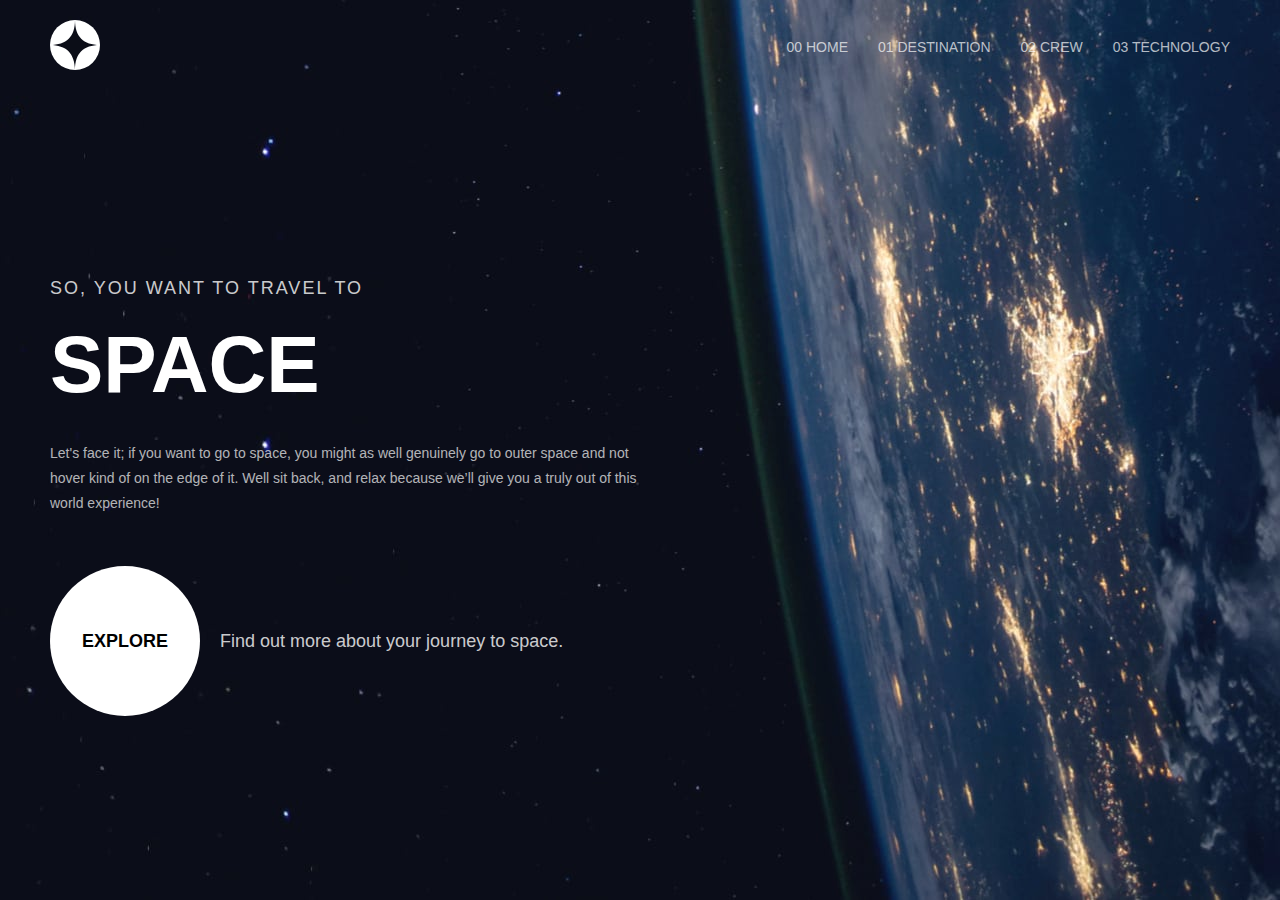
<file: index.html>
<!DOCTYPE html>
<html lang="en">
<head>
    <meta charset="UTF-8">
    <meta name="viewport" content="width=device-width, initial-scale=1.0">
    <title>Document</title>
    <link rel="stylesheet" href="./style.css">
</head>
<body>
    <div class="container">
        <header>
            <div class="logo">
                <img src="./starter-code/assets/shared/logo.svg" alt="Logo">
            </div>
            <nav>
                <ul>
                    <li><a href="/index.html">00 Home</a></li>
                    <li><a href="./dest.html">01 Destination</a></li>
                    <li><a href="./crew.html">02 Crew</a></li>
                    <li><a href="./tech.html">03 Technology</a></li>
                </ul>
            </nav>
        </header>

        <main>
            <div class="text-content">
                <h2>SO, YOU WANT TO TRAVEL TO</h2>
                <h1>SPACE</h1>
                <p>
                    Let's face it; if you want to go to space, you might as well genuinely go to outer space and 
                    not hover kind of on the edge of it. Well sit back, and relax because we’ll give you a truly 
                    out of this world experience!
                </p>
            </div>
            <div class="explore-section">
                <div class="explore-button">
                    <a href="#">EXPLORE</a>
                </div>
                <div class="explore-text">
                    <p>Find out more about your journey to space.</p>
                </div>
            </div>
        </main>
    </div>
</body>
</html>
</file>
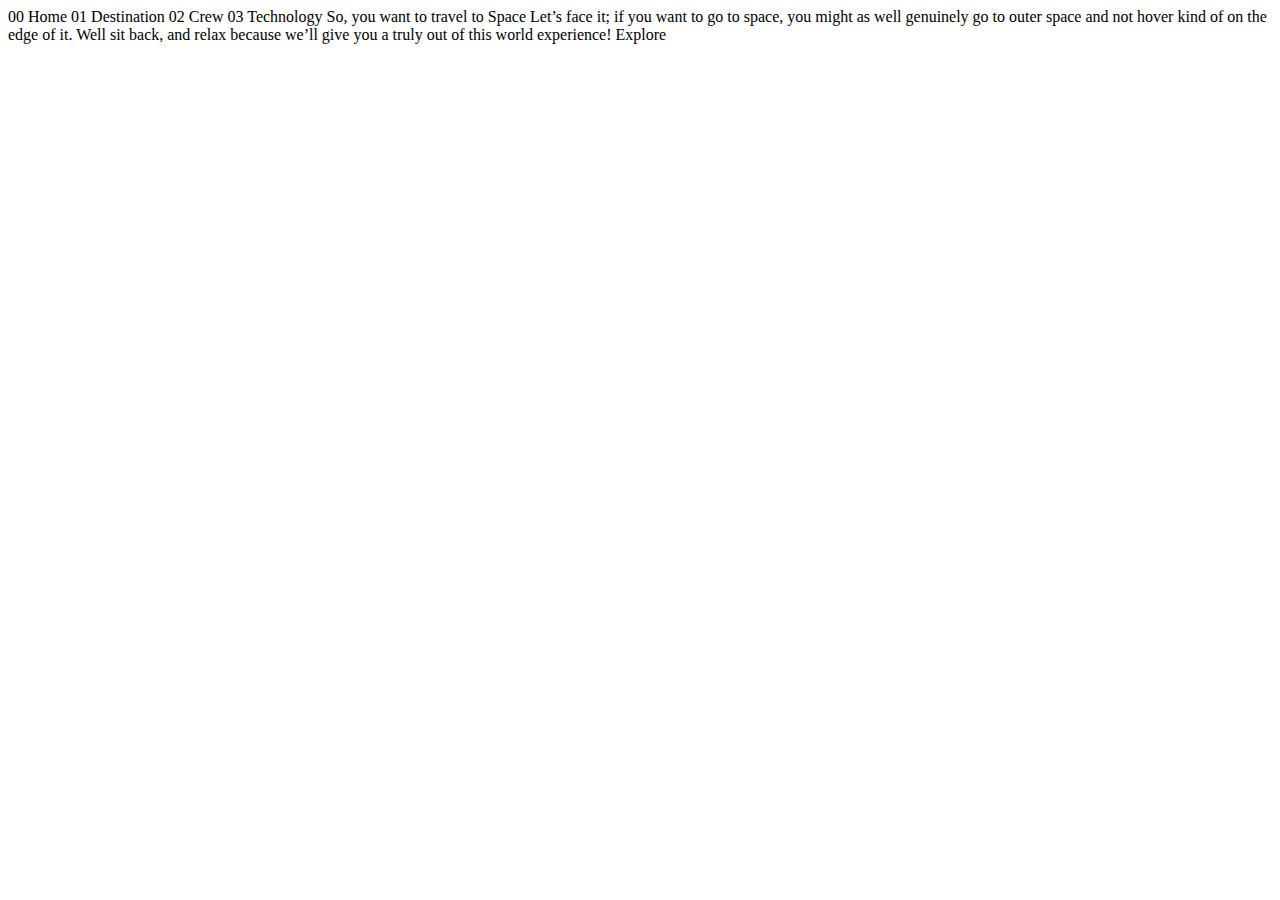
<file: starter-code/index.html>
<!DOCTYPE html>
<html lang="en">
<head>
  <meta charset="UTF-8">
  <meta name="viewport" content="width=device-width, initial-scale=1.0">

  <link rel="icon" type="image/png" sizes="32x32" href="./assets/favicon-32x32.png">
  
  <title>Frontend Mentor | Space tourism website</title>
</head>
<body>

  00 Home
  01 Destination
  02 Crew
  03 Technology

  So, you want to travel to
  Space
  Let’s face it; if you want to go to space, you might as well genuinely go to 
  outer space and not hover kind of on the edge of it. Well sit back, and relax 
  because we’ll give you a truly out of this world experience!

  Explore

</body>
</html>
</file>
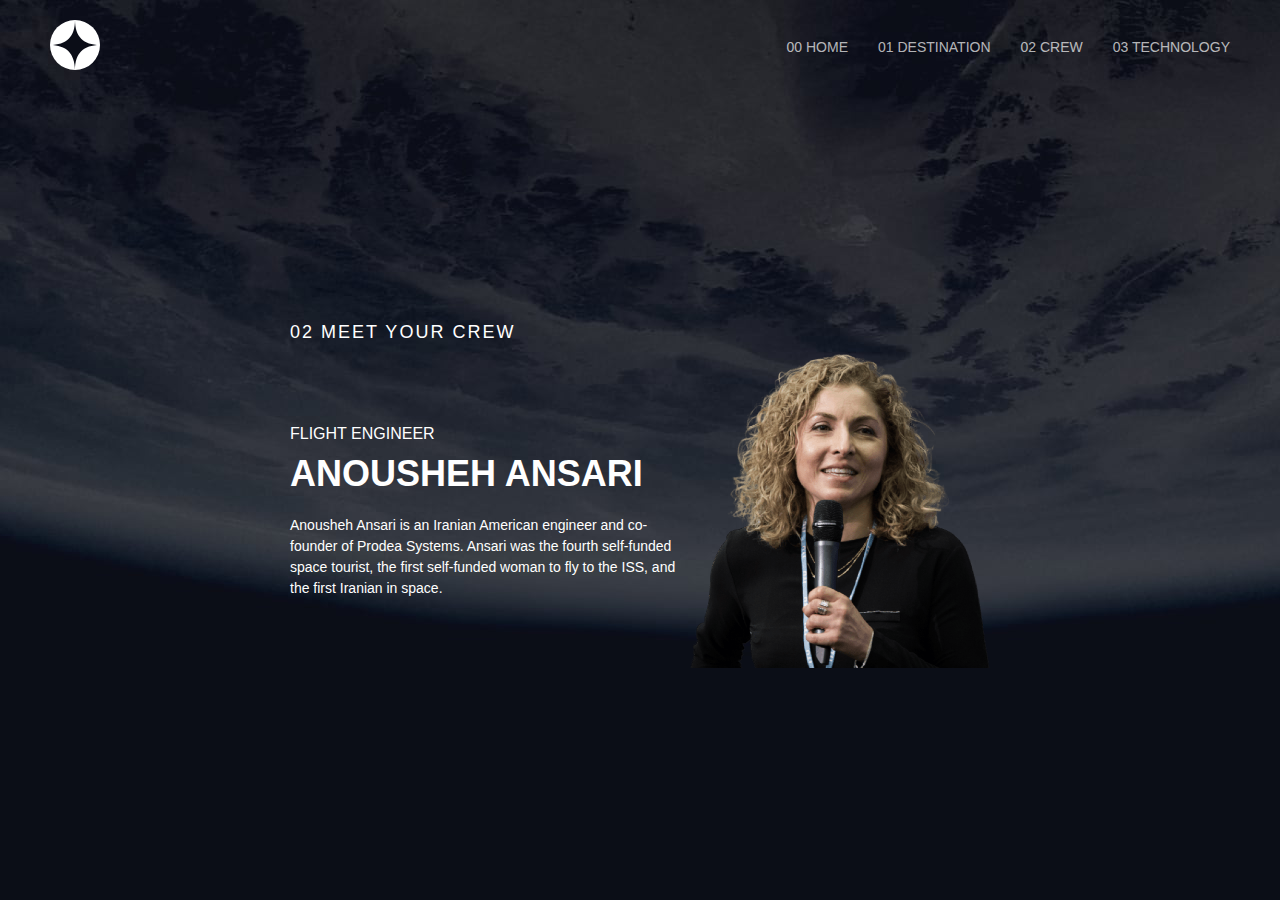
<file: crew.html>
<!DOCTYPE html>
<html lang="en">
<head>
    <meta charset="UTF-8">
    <meta name="viewport" content="width=device-width, initial-scale=1.0">
    <title>Document</title>
</head>
<link rel="stylesheet" href="./crew.css">
<body>
    <div class="container">
        <header>
            <div class="logo">
                <img src="./starter-code/assets/shared/logo.svg" alt="Logo">
            </div>
            <nav>
                <ul>
                    <li><a href="./home.html">00 Home</a></li>
                    <li><a href="./dest.html">01 Destination</a></li>
                    <li><a href="#">02 Crew</a></li>
                    <li><a href="./tech.html">03 Technology</a></li>
                </ul>
            </nav>
        </header>

        <main>
            <div class="content">
                <h2>02 MEET YOUR CREW</h2>
                <div class="crew-info">
                    <div class="text">
                        <h3>FLIGHT ENGINEER</h3>
                        <h1>ANOUSHEH ANSARI</h1>
                        <p>
                            Anousheh Ansari is an Iranian American engineer and co-founder of Prodea Systems. 
                            Ansari was the fourth self-funded space tourist, the first self-funded woman to fly to the ISS, 
                            and the first Iranian in space.
                        </p>
                    </div>
                    <div class="image">
                        <img src="./starter-code/assets/crew/image-anousheh-ansari.png" alt="Anousheh Ansari">
                    </div>
                </div>
            </div>
        </main>
    </div>
</body>
</html>
</file>
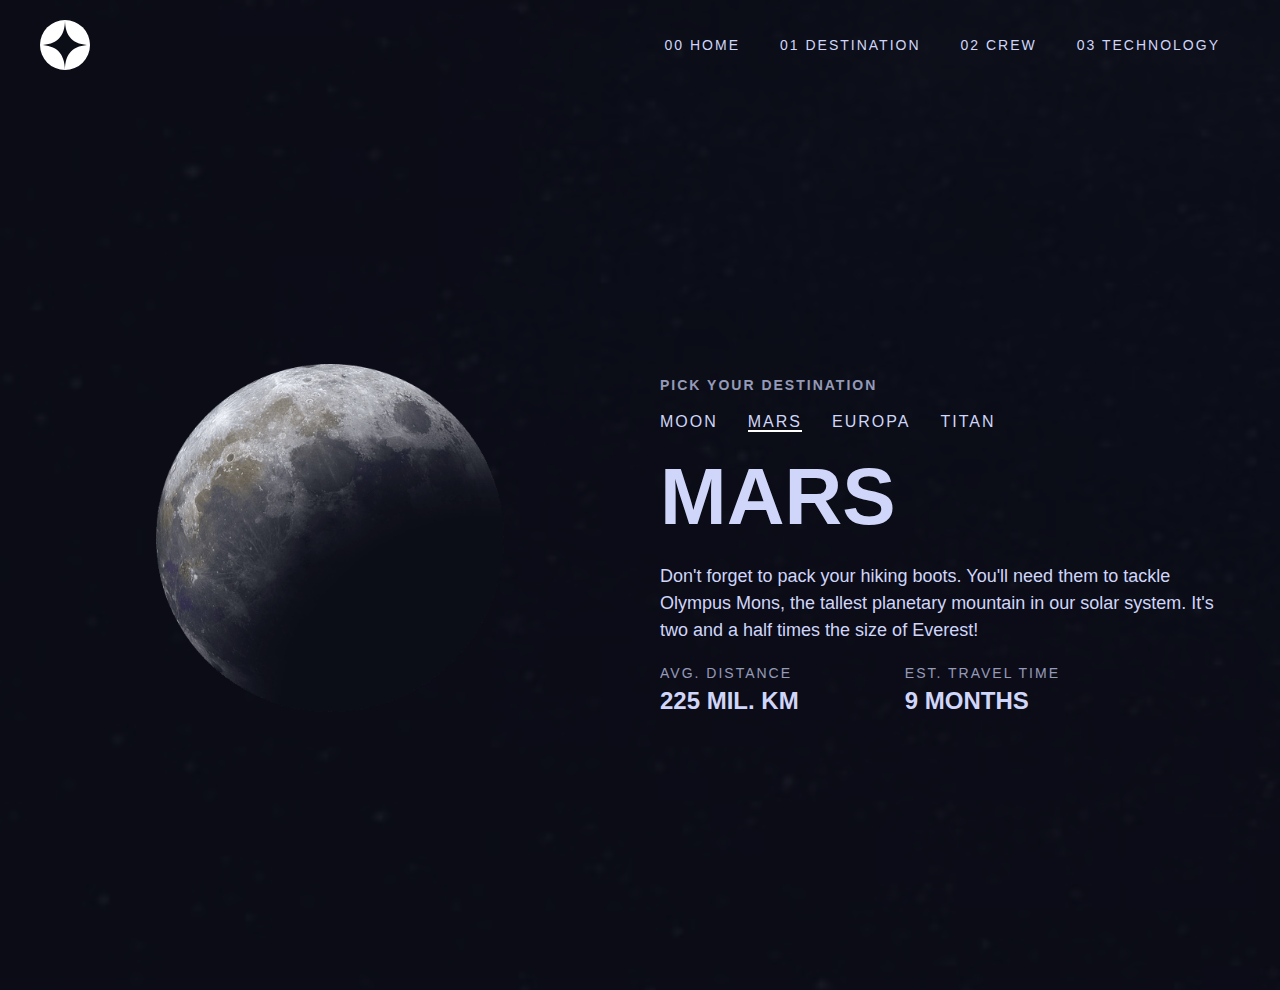
<file: dest.html>
<!DOCTYPE html>
<html lang="en">
<head>
    <meta charset="UTF-8">
    <meta name="viewport" content="width=device-width, initial-scale=1.0">
    <title>Document</title>
    <link rel="stylesheet" href="./dest.css">
</head>
<body>
    <header>
        <img src="./starter-code/assets/shared/logo.svg" alt="Logo" class="logo">
        <nav>
            <ul>
                <li><a href="./index.html">00 HOME</a></li>
                <li><a href="./dest.html">01 DESTINATION</a></li>
                <li><a href="./crew.html">02 CREW</a></li>
                <li><a href="./tech.html">03 TECHNOLOGY</a></li>
            </ul>
        </nav>
    </header>

    <section class="destination">
        <div class="content">
            <div class="image-section">
                <img src="./starter-code/assets/destination/image-moon.png" alt="Moon">
            </div>
            <div class="text-section">
                <h2>PICK YOUR DESTINATION</h2>
                <ul class="tabs">
                    <li><a href="#">MOON</a></li>
                    <li class="active"><a href="#">MARS</a></li>
                    <li><a href="#">EUROPA</a></li>
                    <li><a href="#">TITAN</a></li>
                </ul>
                <h1>MARS</h1>
                <p>Don't forget to pack your hiking boots. You'll need them to tackle Olympus Mons, the tallest planetary mountain in our solar system. It's two and a half times the size of Everest!</p>
                <div class="info">
                    <div class="distance">
                        <span>AVG. DISTANCE</span>
                        <h3>225 MIL. KM</h3>
                    </div>
                    <div class="travel-time">
                        <span>EST. TRAVEL TIME</span>
                        <h3>9 MONTHS</h3>
                    </div>
                </div>
            </div>
        </div>
    </section>
</body>
</html>
</file>
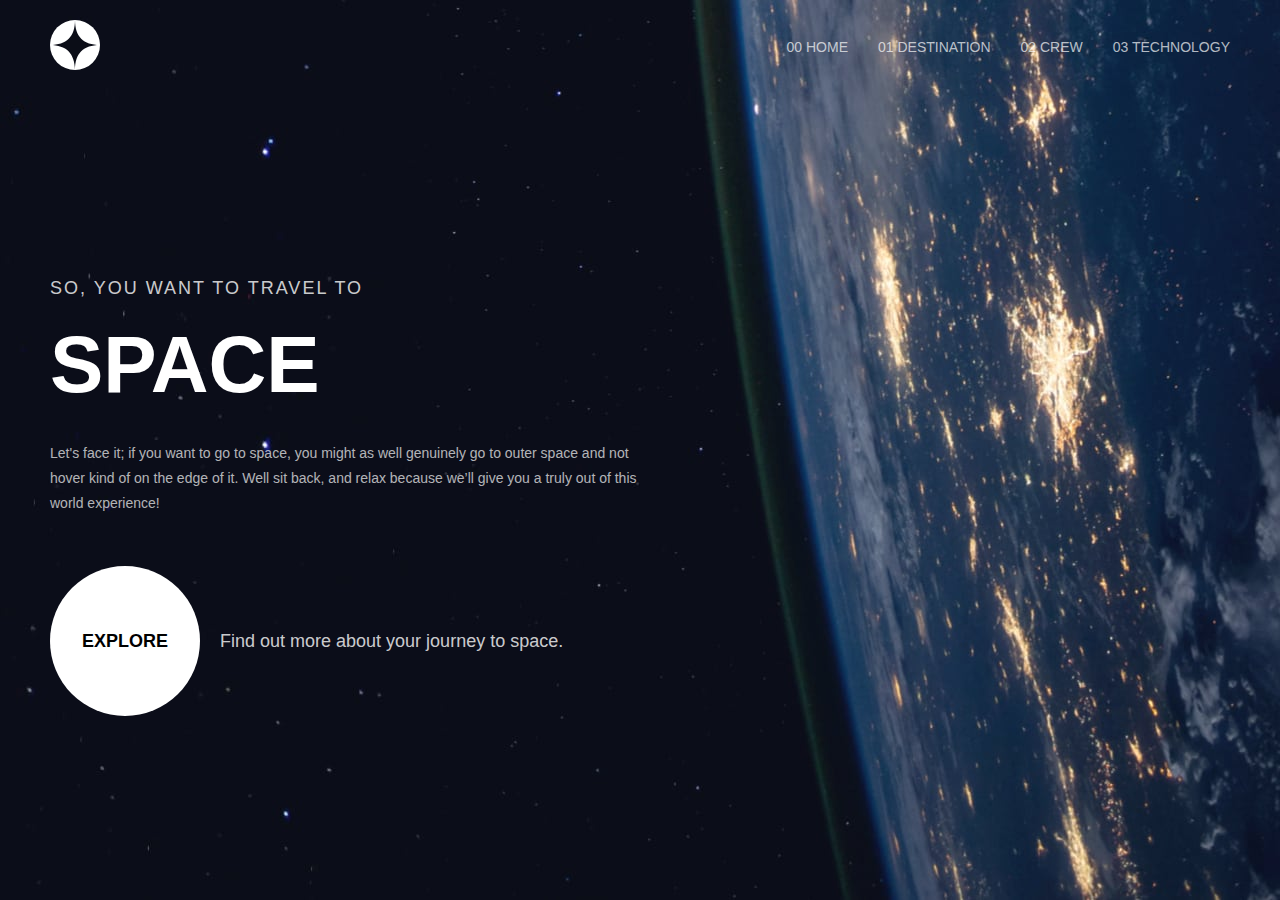
<file: home.html>
<!DOCTYPE html>
<html lang="en">
<head>
    <meta charset="UTF-8">
    <meta name="viewport" content="width=device-width, initial-scale=1.0">
    <title>Document</title>
    <link rel="stylesheet" href="./home.css">
</head>
<body>
    <div class="container">
        <header>
            <div class="logo">
                <img src="./starter-code/assets/shared/logo.svg" alt="Logo">
            </div>
            <nav>
                <ul>
                    <li><a href="#">00 Home</a></li>
                    <li><a href="./dest.html">01 Destination</a></li>
                    <li><a href="./crew.html">02 Crew</a></li>
                    <li><a href="./tech.html">03 Technology</a></li>
                </ul>
            </nav>
        </header>

        <main>
            <div class="text-content">
                <h2>SO, YOU WANT TO TRAVEL TO</h2>
                <h1>SPACE</h1>
                <p>
                    Let's face it; if you want to go to space, you might as well genuinely go to outer space and 
                    not hover kind of on the edge of it. Well sit back, and relax because we’ll give you a truly 
                    out of this world experience!
                </p>
            </div>
            <div class="explore-section">
                <div class="explore-button">
                    <a href="#">EXPLORE</a>
                </div>
                <div class="explore-text">
                    <p>Find out more about your journey to space.</p>
                </div>
            </div>
        </main>
    </div>
</body>
</html>
</file>
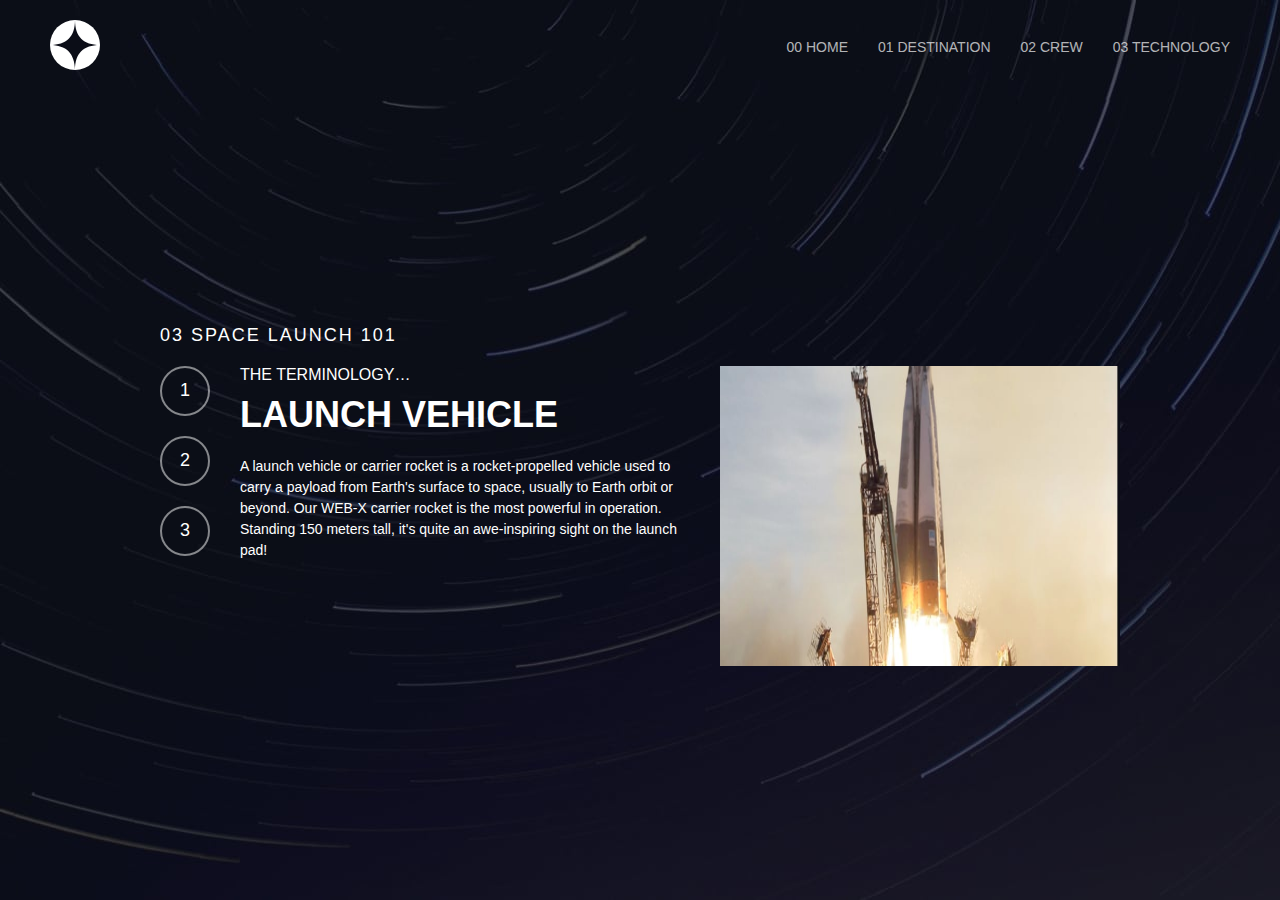
<file: tech.html>
<!DOCTYPE html>
<html lang="en">
<head>
    <meta charset="UTF-8">
    <meta name="viewport" content="width=device-width, initial-scale=1.0">
    <title>Document</title>
    <link rel="stylesheet" href="./tech.css">
</head>
<body>
    <div class="container">
        <header>
            <div class="logo">
                <img src="./starter-code/assets/shared/logo.svg" alt="Logo">
            </div>
            <nav>
                <ul>
                    <li><a href="./index.htmlgit">00 Home</a></li>
                    <li><a href="./dest.html">01 Destination</a></li>
                    <li><a href="./crew.html">02 Crew</a></li>
                    <li><a href="./tech.html">03 Technology</a></li>
                </ul>
            </nav>
        </header>

        <main>
            <div class="content">
                <h2>03 SPACE LAUNCH 101</h2>
                <div class="launch-info">
                    <div class="numbers">
                        <div class="circle">1</div>
                        <div class="circle">2</div>
                        <div class="circle">3</div>
                    </div>
                    <div class="text">
                        <h3>THE TERMINOLOGY…</h3>
                        <h1>LAUNCH VEHICLE</h1>
                        <p>
                            A launch vehicle or carrier rocket is a rocket-propelled vehicle used to carry a payload 
                            from Earth's surface to space, usually to Earth orbit or beyond. Our WEB-X carrier rocket 
                            is the most powerful in operation. Standing 150 meters tall, it's quite an awe-inspiring 
                            sight on the launch pad!
                        </p>
                    </div>
                    <div class="image">
                        <img src="./starter-code/assets/technology/image-launch-vehicle-landscape.jpg" alt="Rocket">
                    </div>
                </div>
            </div>
        </main>
    </div>
</body>
</html>
</file>
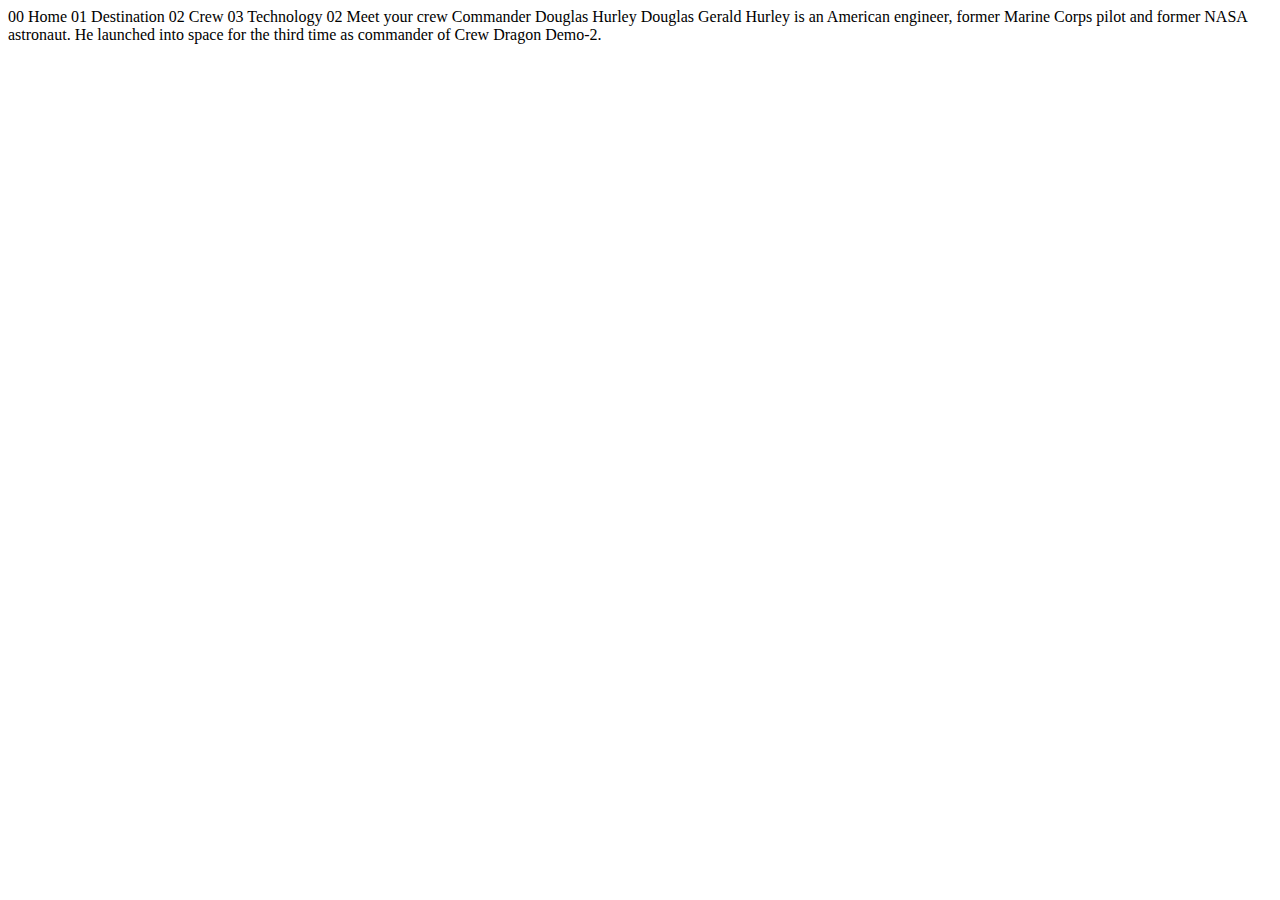
<file: starter-code/crew-commander.html>
<!DOCTYPE html>
<html lang="en">
<head>
  <meta charset="UTF-8">
  <meta name="viewport" content="width=device-width, initial-scale=1.0">

  <link rel="icon" type="image/png" sizes="32x32" href="./assets/favicon-32x32.png">
  
  <title>Frontend Mentor | Space tourism website</title>
</head>
<body>

  00 Home
  01 Destination
  02 Crew
  03 Technology

  02 Meet your crew

  Commander
  Douglas Hurley

  Douglas Gerald Hurley is an American engineer, former Marine Corps pilot 
  and former NASA astronaut. He launched into space for the third time as 
  commander of Crew Dragon Demo-2.
</body>
</html>
</file>
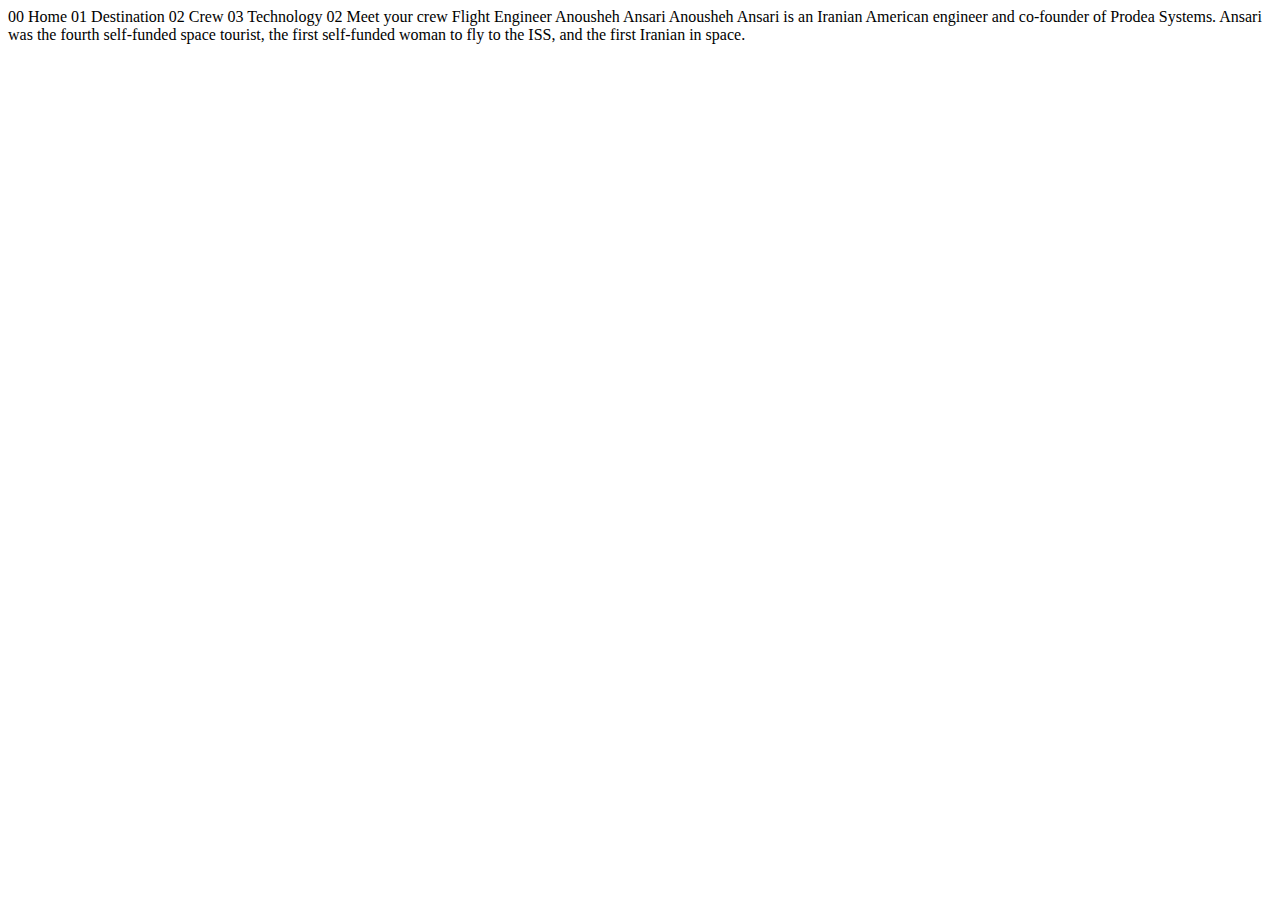
<file: starter-code/crew-engineer.html>
<!DOCTYPE html>
<html lang="en">
<head>
  <meta charset="UTF-8">
  <meta name="viewport" content="width=device-width, initial-scale=1.0">

  <link rel="icon" type="image/png" sizes="32x32" href="./assets/favicon-32x32.png">
  
  <title>Frontend Mentor | Space tourism website</title>
</head>
<body>

  00 Home
  01 Destination
  02 Crew
  03 Technology

  02 Meet your crew

  Flight Engineer
  Anousheh Ansari

  Anousheh Ansari is an Iranian American engineer and co-founder of Prodea Systems. 
  Ansari was the fourth self-funded space tourist, the first self-funded woman to 
  fly to the ISS, and the first Iranian in space. 
</body>
</html>
</file>
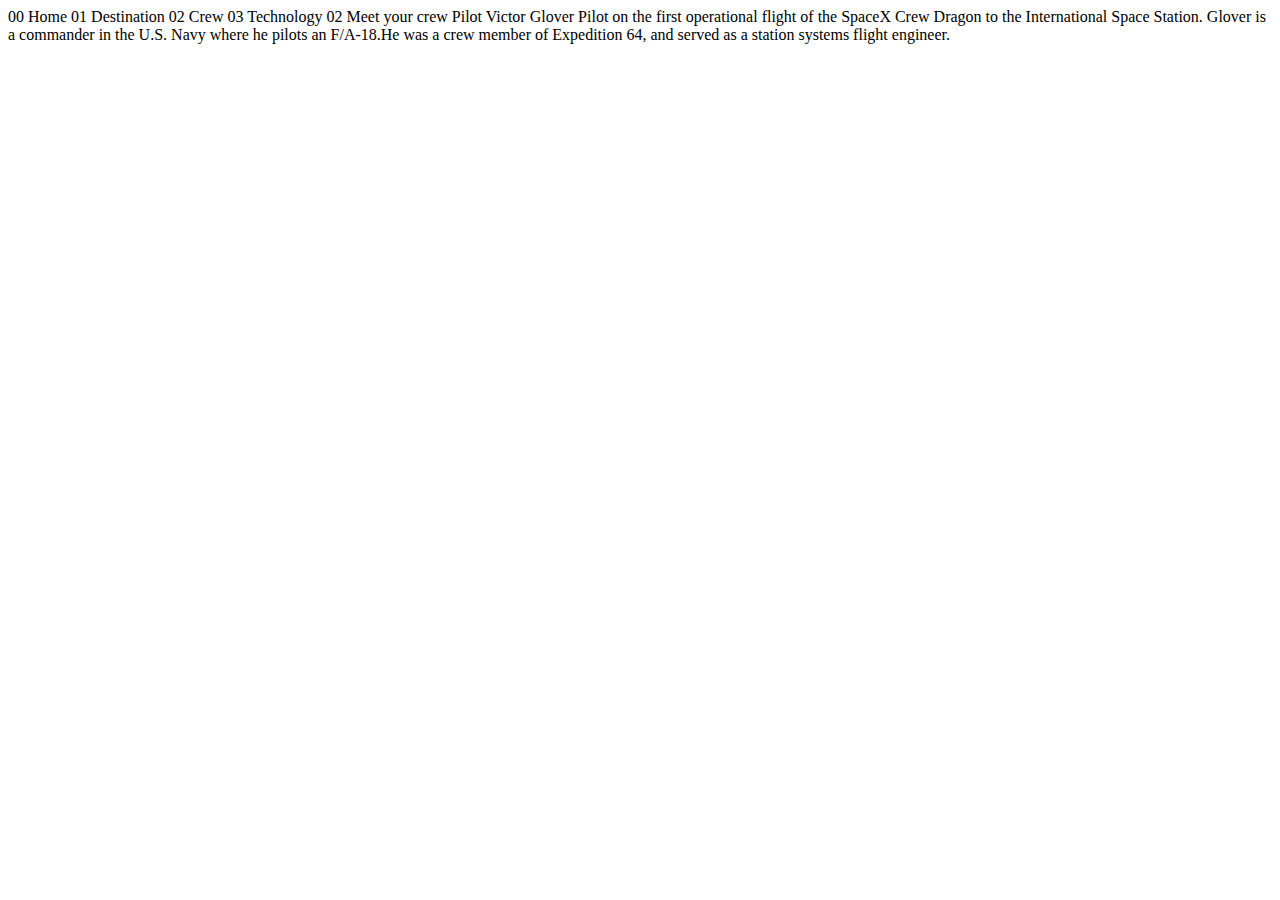
<file: starter-code/crew-pilot.html>
<!DOCTYPE html>
<html lang="en">
<head>
  <meta charset="UTF-8">
  <meta name="viewport" content="width=device-width, initial-scale=1.0">

  <link rel="icon" type="image/png" sizes="32x32" href="./assets/favicon-32x32.png">
  
  <title>Frontend Mentor | Space tourism website</title>
</head>
<body>

  00 Home
  01 Destination
  02 Crew
  03 Technology

  02 Meet your crew

  Pilot
  Victor Glover

  Pilot on the first operational flight of the SpaceX Crew Dragon to the 
  International Space Station. Glover is a commander in the U.S. Navy where 
  he pilots an F/A-18.He was a crew member of Expedition 64, and served as a 
  station systems flight engineer. 
</body>
</html>
</file>
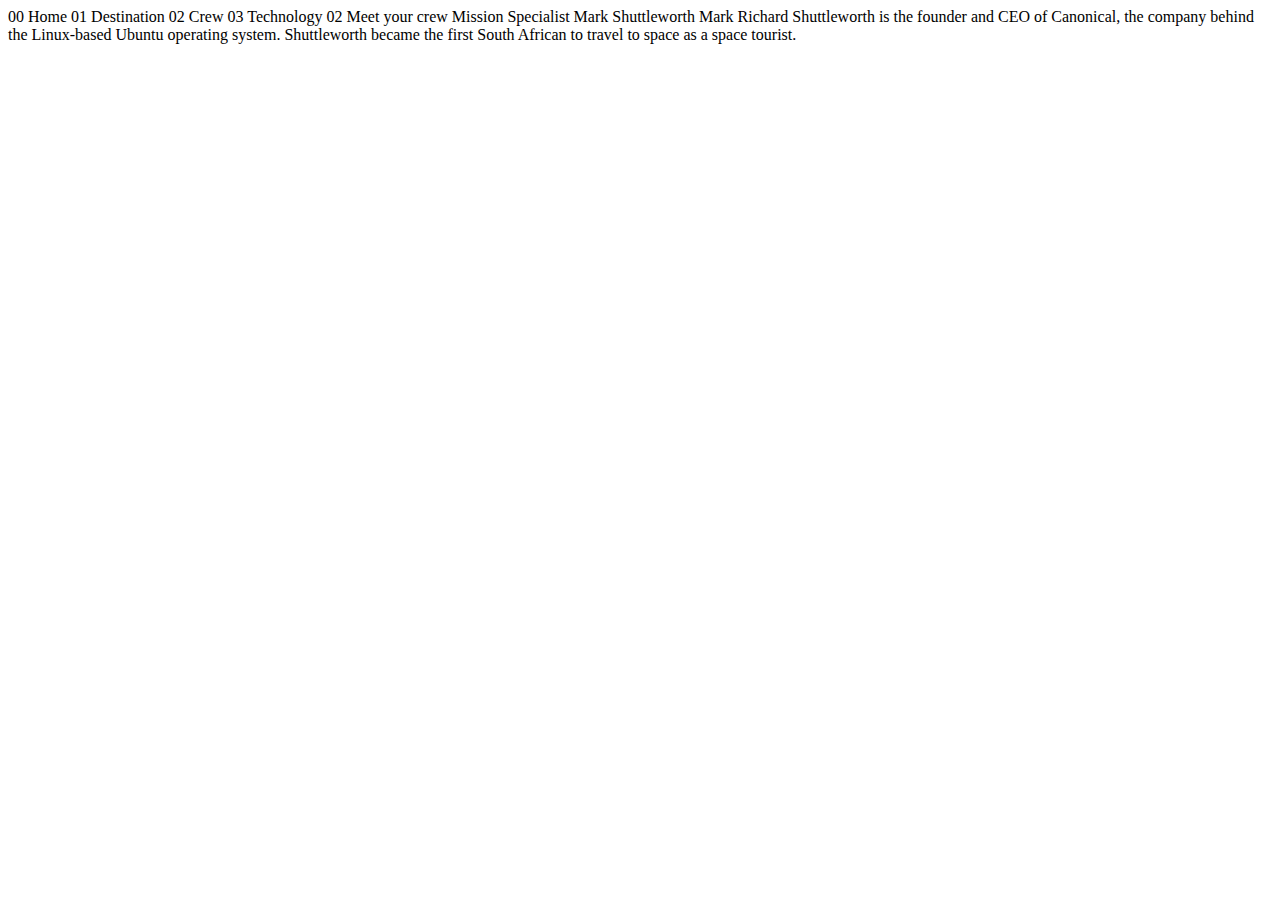
<file: starter-code/crew-specialist.html>
<!DOCTYPE html>
<html lang="en">
<head>
  <meta charset="UTF-8">
  <meta name="viewport" content="width=device-width, initial-scale=1.0">

  <link rel="icon" type="image/png" sizes="32x32" href="./assets/favicon-32x32.png">
  
  <title>Frontend Mentor | Space tourism website</title>
</head>
<body>

  00 Home
  01 Destination
  02 Crew
  03 Technology

  02 Meet your crew

  Mission Specialist
  Mark Shuttleworth

  Mark Richard Shuttleworth is the founder and CEO of Canonical, the company behind 
  the Linux-based Ubuntu operating system. Shuttleworth became the first South 
  African to travel to space as a space tourist.
</body>
</html>
</file>
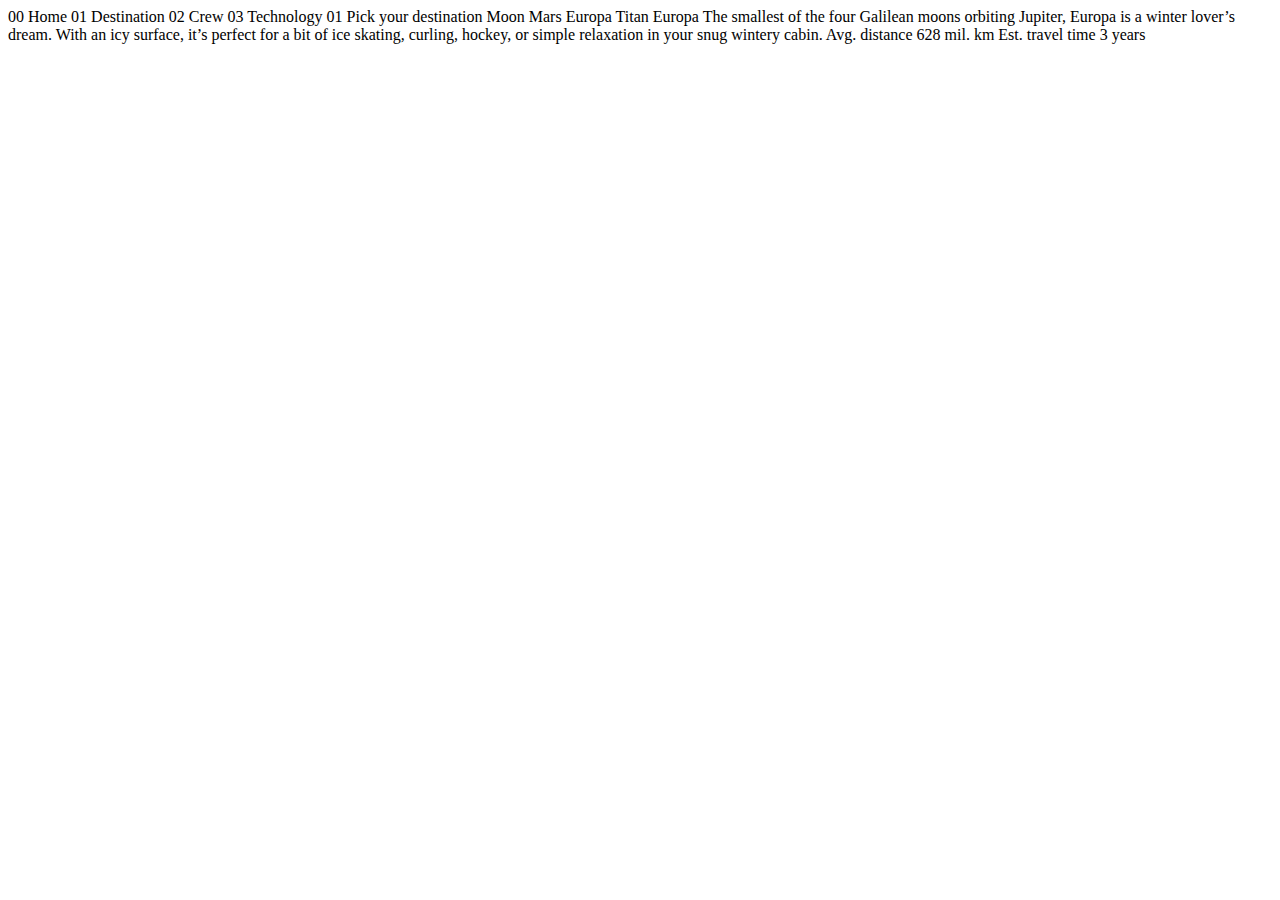
<file: starter-code/destination-europa.html>
<!DOCTYPE html>
<html lang="en">
<head>
  <meta charset="UTF-8">
  <meta name="viewport" content="width=device-width, initial-scale=1.0">

  <link rel="icon" type="image/png" sizes="32x32" href="./assets/favicon-32x32.png">
  
  <title>Frontend Mentor | Space tourism website</title>
</head>
<body>

  00 Home
  01 Destination
  02 Crew
  03 Technology

  01 Pick your destination

  Moon
  Mars
  Europa
  Titan

  Europa

  The smallest of the four Galilean moons orbiting Jupiter, Europa is a 
  winter lover’s dream. With an icy surface, it’s perfect for a bit of 
  ice skating, curling, hockey, or simple relaxation in your snug 
  wintery cabin.

  Avg. distance
  628 mil. km

  Est. travel time
  3 years
</body>
</html>
</file>
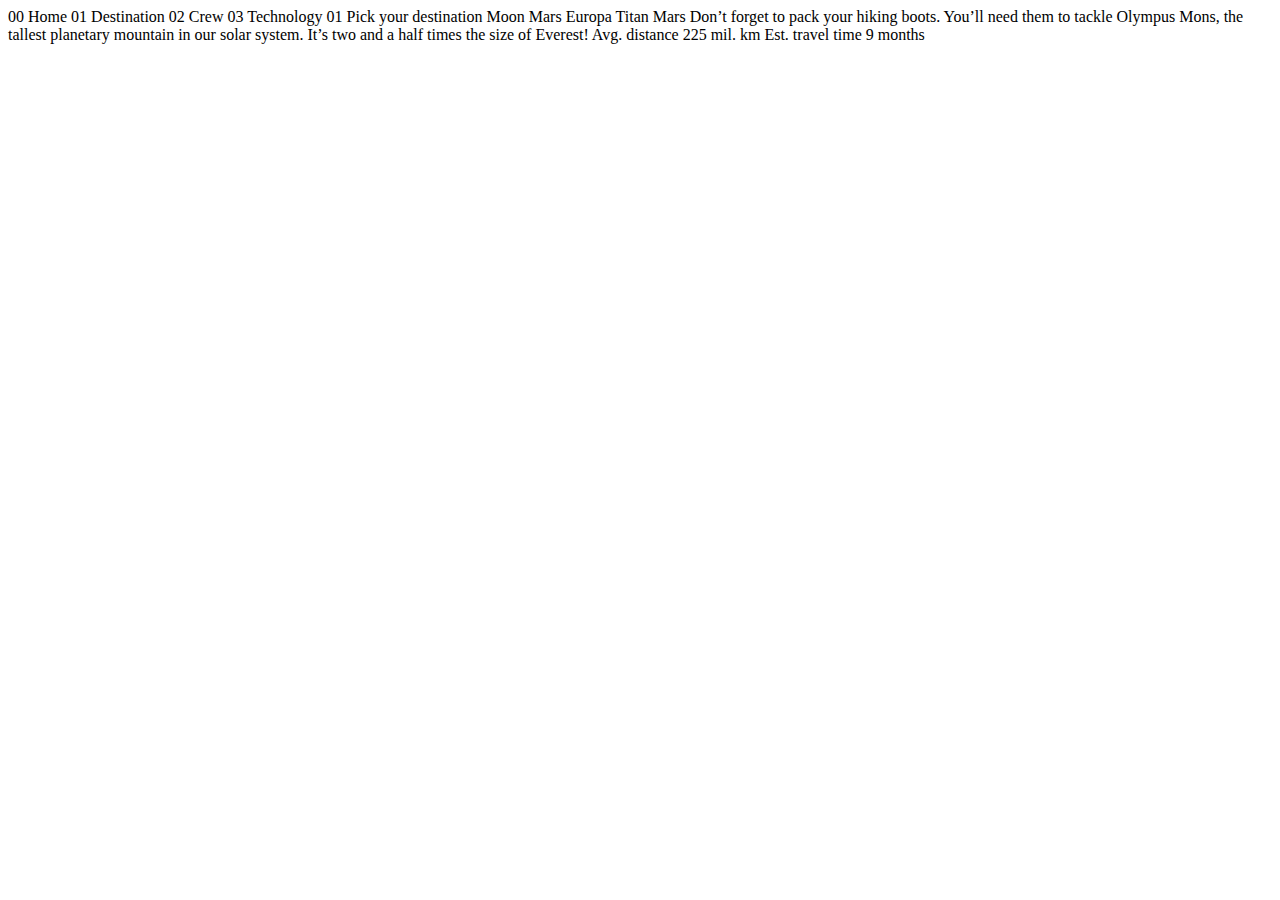
<file: starter-code/destination-mars.html>
<!DOCTYPE html>
<html lang="en">
<head>
  <meta charset="UTF-8">
  <meta name="viewport" content="width=device-width, initial-scale=1.0">

  <link rel="icon" type="image/png" sizes="32x32" href="./assets/favicon-32x32.png">
  
  <title>Frontend Mentor | Space tourism website</title>
</head>
<body>

  00 Home
  01 Destination
  02 Crew
  03 Technology

  01 Pick your destination

  Moon
  Mars
  Europa
  Titan

  Mars

  Don’t forget to pack your hiking boots. You’ll need them to tackle Olympus Mons, 
  the tallest planetary mountain in our solar system. It’s two and a half times 
  the size of Everest!

  Avg. distance
  225 mil. km

  Est. travel time
  9 months
</body>
</html>
</file>
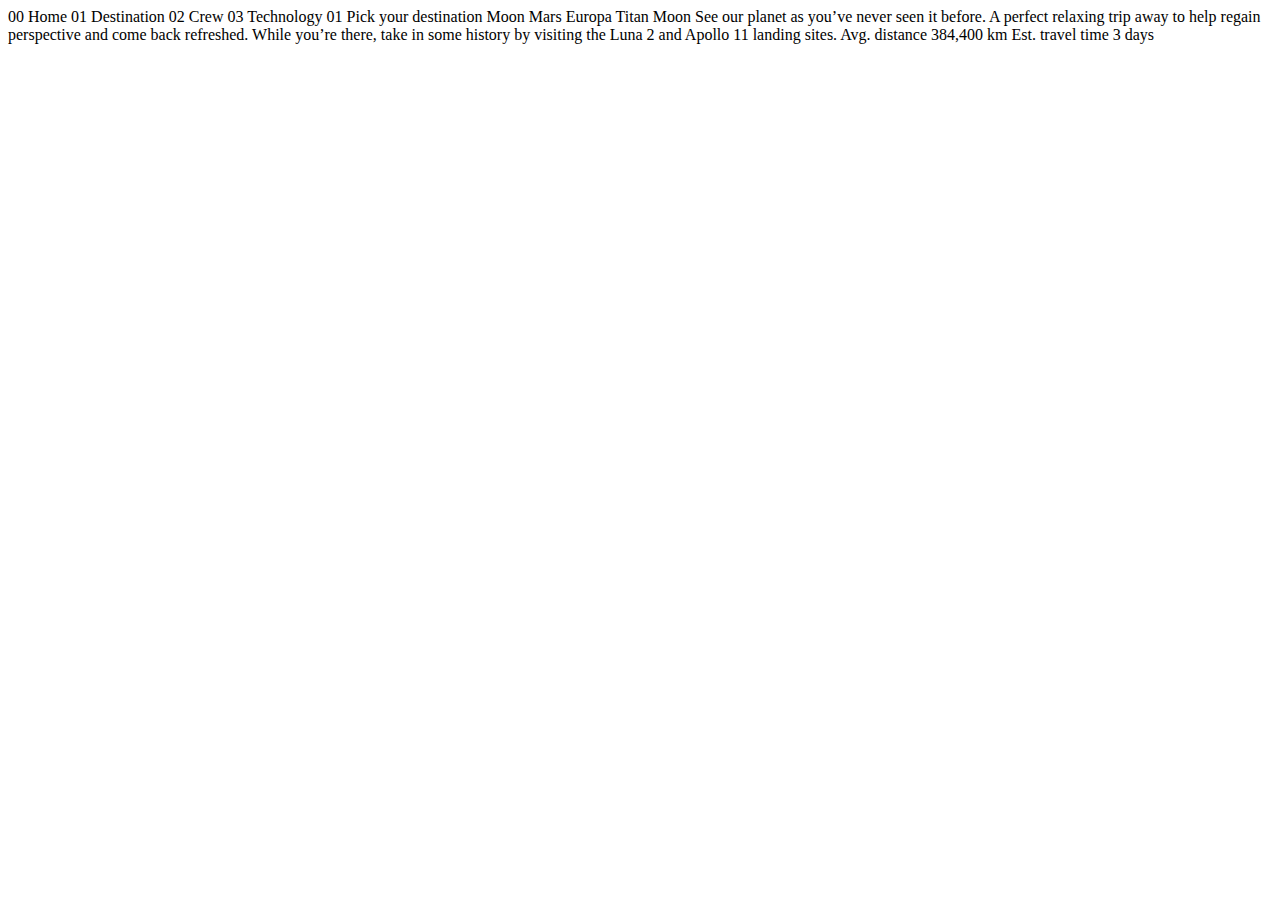
<file: starter-code/destination-moon.html>
<!DOCTYPE html>
<html lang="en">
<head>
  <meta charset="UTF-8">
  <meta name="viewport" content="width=device-width, initial-scale=1.0">

  <link rel="icon" type="image/png" sizes="32x32" href="./assets/favicon-32x32.png">
  
  <title>Frontend Mentor | Space tourism website</title>
</head>
<body>

  00 Home
  01 Destination
  02 Crew
  03 Technology

  01 Pick your destination

  Moon
  Mars
  Europa
  Titan

  Moon

  See our planet as you’ve never seen it before. A perfect relaxing trip away to help 
  regain perspective and come back refreshed. While you’re there, take in some history 
  by visiting the Luna 2 and Apollo 11 landing sites.

  Avg. distance
  384,400 km

  Est. travel time
  3 days
</body>
</html>
</file>
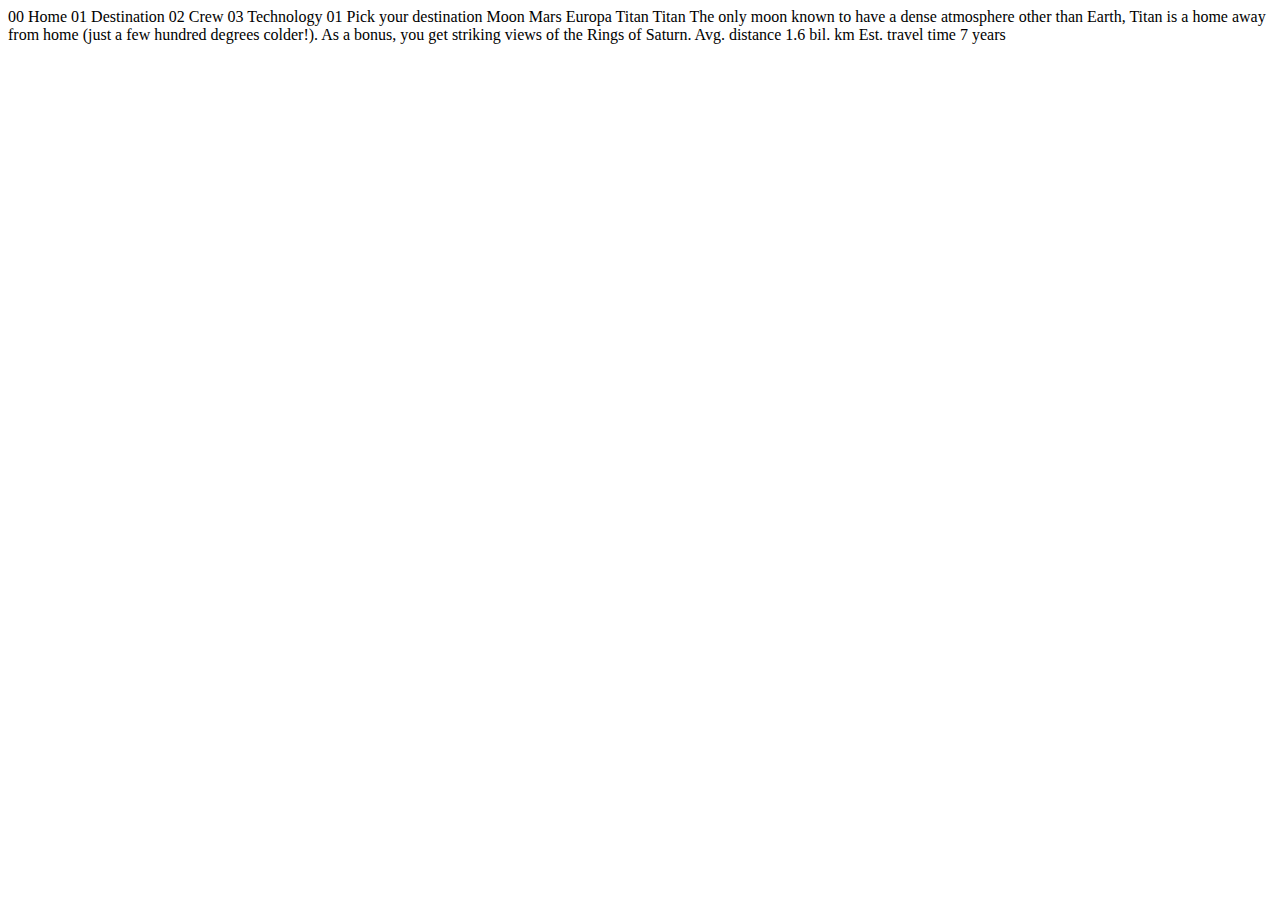
<file: starter-code/destination-titan.html>
<!DOCTYPE html>
<html lang="en">
<head>
  <meta charset="UTF-8">
  <meta name="viewport" content="width=device-width, initial-scale=1.0">

  <link rel="icon" type="image/png" sizes="32x32" href="./assets/favicon-32x32.png">
  
  <title>Frontend Mentor | Space tourism website</title>
</head>
<body>

  00 Home
  01 Destination
  02 Crew
  03 Technology

  01 Pick your destination

  Moon
  Mars
  Europa
  Titan

  Titan

  The only moon known to have a dense atmosphere other than Earth, Titan 
  is a home away from home (just a few hundred degrees colder!). As a 
  bonus, you get striking views of the Rings of Saturn.

  Avg. distance
  1.6 bil. km

  Est. travel time
  7 years
</body>
</html>
</file>
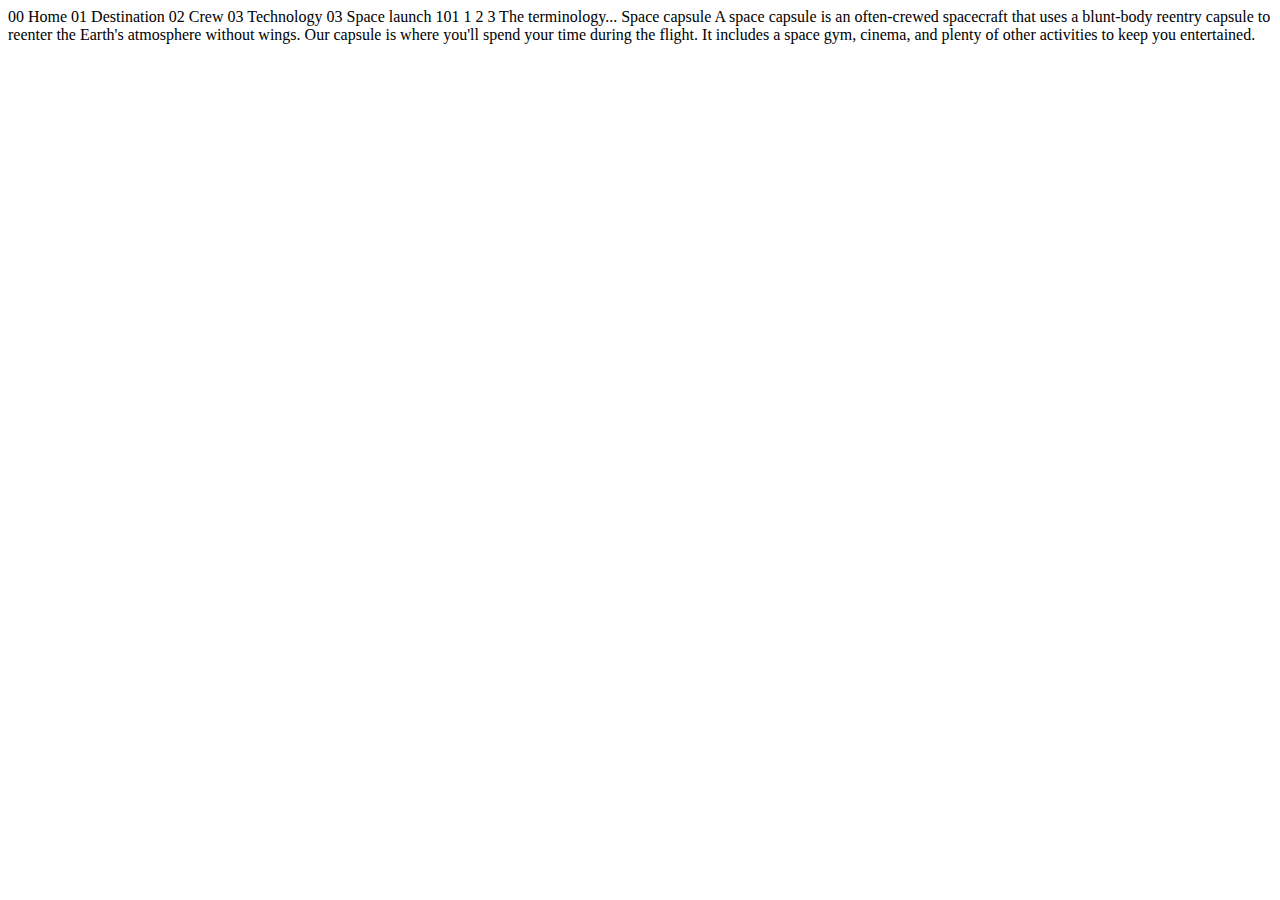
<file: starter-code/technology-capsule.html>
<!DOCTYPE html>
<html lang="en">
<head>
  <meta charset="UTF-8">
  <meta name="viewport" content="width=device-width, initial-scale=1.0">

  <link rel="icon" type="image/png" sizes="32x32" href="./assets/favicon-32x32.png">
  
  <title>Frontend Mentor | Space tourism website</title>
</head>
<body>

  00 Home
  01 Destination
  02 Crew
  03 Technology

  03 Space launch 101

  1
  2
  3

  The terminology...
  Space capsule

  A space capsule is an often-crewed spacecraft that uses a blunt-body reentry 
  capsule to reenter the Earth's atmosphere without wings. Our capsule is where 
  you'll spend your time during the flight. It includes a space gym, cinema, 
  and plenty of other activities to keep you entertained.
</body>
</html>
</file>
<file: style.css>
* {
    margin: 0;
    padding: 0;
    box-sizing: border-box;
    font-family: 'Arial', sans-serif;
}

body, html {
    height: 100%;
    background: url('./starter-code/assets/home/background-home-desktop.jpg') no-repeat center center fixed;
    background-size: cover;
}

.container {
    display: flex;
    flex-direction: column;
    height: 100%;
}

header {
    display: flex;
    justify-content: space-between;
    align-items: center;
    padding: 20px 50px;
}

.logo img {
    width: 50px;
    height: 50px;
}

nav ul {
    list-style: none;
    display: flex;
}

nav ul li {
    margin-left: 30px;
}

nav ul li a {
    text-decoration: none;
    font-size: 14px;
    color: rgba(255, 255, 255, 0.7);
    text-transform: uppercase;
    transition: color 0.3s ease;
}

nav ul li a:hover {
    color: #ffffff;
}

main {
    flex: 1;
    display: flex;
    flex-direction: column;
    justify-content: center;
    align-items: flex-start;
    padding: 50px;
}

.text-content {
    max-width: 600px;
}

.text-content h2 {
    font-size: 18px;
    font-weight: 400;
    letter-spacing: 2px;
    margin-bottom: 20px;
    color: rgba(255, 255, 255, 0.8);
}

.text-content h1 {
    font-size: 80px;
    font-weight: 600;
    margin-bottom: 30px;
    color: #ffffff;
}

.text-content p {
    font-size: 14px;
    line-height: 1.8;
    color: rgba(255, 255, 255, 0.7);
}

.explore-section {
    display: flex;
    align-items: center;
    margin-top: 50px;
}

.explore-button {
    margin-right: 20px;
}

.explore-button a {
    display: inline-block;
    width: 150px;
    height: 150px;
    border-radius: 50%;
    background-color: #ffffff;
    color: #000000;
    font-size: 18px;
    text-align: center;
    line-height: 150px;
    text-decoration: none;
    font-weight: 600;
    transition: background-color 0.3s ease, color 0.3s ease;
}

.explore-button a:hover {
    background-color: #000000;
    color: #ffffff;
}

.explore-text p {
    font-size: 18px;
    color: rgba(255, 255, 255, 0.8);
}
</file>
<file: crew.css>
* {
    margin: 0;
    padding: 0;
    box-sizing: border-box;
    font-family: 'Arial', sans-serif;
    color: #ffffff;
}

body, html {
    height: 100%;
    background: url('./starter-code/assets/crew/background-crew-desktop.jpg') no-repeat center center fixed;
    background-size: cover;
}

.container {
    display: flex;
    flex-direction: column;
    justify-content: space-between;
    height: 100%;
}

header {
    display: flex;
    justify-content: space-between;
    align-items: center;
    padding: 20px 50px;
}

.logo img {
    width: 50px;
    height: 50px;
}

nav ul {
    list-style: none;
    display: flex;
}

nav ul li {
    margin-left: 30px;
}

nav ul li a {
    text-decoration: none;
    font-size: 14px;
    color: rgba(255, 255, 255, 0.7);
    text-transform: uppercase;
    transition: color 0.3s ease;
}

nav ul li a:hover {
    color: #ffffff;
}

main {
    flex: 1;
    display: flex;
    justify-content: center;
    align-items: center;
    padding: 20px;
}

.content {
    max-width: 800px;
    text-align: left;
}

.content h2 {
    font-size: 18px;
    font-weight: 400;
    letter-spacing: 2px;
    margin-bottom: 10px;
}

.crew-info {
    display: flex;
    justify-content: space-between;
    align-items: center;
}

.crew-info .text {
    max-width: 400px;
}

.crew-info h3 {
    font-size: 16px;
    font-weight: 300;
    margin-bottom: 10px;
}

.crew-info h1 {
    font-size: 36px;
    font-weight: 600;
    margin-bottom: 20px;
}

.crew-info p {
    font-size: 14px;
    line-height: 1.5;
}

.crew-info .image img {
    max-width: 300px;
    height: auto;
}
</file>
<file: dest.css>
body {
    margin: 0;
    padding: 0;
    font-family: 'Arial', sans-serif;
    background: url('./starter-code/assets/destination/background-destination-mobile.jpg') no-repeat center center fixed;
    background-size: cover;
    color: #D0D6F9;
}

header {
    display: flex;
    justify-content: space-between;
    align-items: center;
    padding: 20px 40px;
    background: rgba(11, 13, 23, 0.8); 
}

header .logo {
    width: 50px;
    height: 50px;
}

nav ul {
    list-style: none;
    margin: 0;
    padding: 0;
    display: flex;
}

nav ul li {
    margin: 0 20px;
}

nav ul li a {
    text-decoration: none;
    color: #D0D6F9;
    font-size: 14px;
    letter-spacing: 2px;
}

section.destination {
    display: flex;
    align-items: center;
    justify-content: center;
    height: calc(100vh - 80px);
    padding: 40px;
    background: rgba(11, 13, 23, 0.8);
}

.content {
    display: flex;
    align-items: center;
    width: 100%;
    max-width: 1200px;
}

.image-section {
    flex: 1;
    text-align: center;
}

.image-section img {
    width: 60%;
    max-width: 400px;
}

.text-section {
    flex: 1;
    padding-left: 40px;
}

.text-section h2 {
    font-size: 14px;
    letter-spacing: 2px;
    color: #D0D6F9;
    opacity: 0.7;
    margin-bottom: 20px;
}

.tabs {
    display: flex;
    list-style: none;
    padding: 0;
    margin-bottom: 20px;
}

.tabs li {
    margin-right: 30px;
}

.tabs li a {
    text-decoration: none;
    color: #D0D6F9;
    font-size: 16px;
    letter-spacing: 2px;
}

.tabs .active a {
    border-bottom: 2px solid #fff;
}

.text-section h1 {
    font-size: 80px;
    margin: 0;
}

.text-section p {
    font-size: 18px;
    margin: 20px 0;
    line-height: 1.5;
}

.info {
    display: flex;
    justify-content: space-between;
    max-width: 400px;
    margin-top: 20px;
}

.info div {
    text-align: left;
}

.info div span {
    font-size: 14px;
    letter-spacing: 2px;
    color: #D0D6F9;
    opacity: 0.7;
}

.info div h3 {
    font-size: 24px;
    margin: 5px 0 0;
}

nav ul li:hover {
    color: #d0d0d0; 
}

nav ul li:hover::after {
    width: 100%;
}
</file>
<file: home.css>
* {
    margin: 0;
    padding: 0;
    box-sizing: border-box;
    font-family: 'Arial', sans-serif;
}

body, html {
    height: 100%;
    background: url('./starter-code/assets/home/background-home-desktop.jpg') no-repeat center center fixed;
    background-size: cover;
}

.container {
    display: flex;
    flex-direction: column;
    height: 100%;
}

header {
    display: flex;
    justify-content: space-between;
    align-items: center;
    padding: 20px 50px;
}

.logo img {
    width: 50px;
    height: 50px;
}

nav ul {
    list-style: none;
    display: flex;
}

nav ul li {
    margin-left: 30px;
}

nav ul li a {
    text-decoration: none;
    font-size: 14px;
    color: rgba(255, 255, 255, 0.7);
    text-transform: uppercase;
    transition: color 0.3s ease;
}

nav ul li a:hover {
    color: #ffffff;
}

main {
    flex: 1;
    display: flex;
    flex-direction: column;
    justify-content: center;
    align-items: flex-start;
    padding: 50px;
}

.text-content {
    max-width: 600px;
}

.text-content h2 {
    font-size: 18px;
    font-weight: 400;
    letter-spacing: 2px;
    margin-bottom: 20px;
    color: rgba(255, 255, 255, 0.8);
}

.text-content h1 {
    font-size: 80px;
    font-weight: 600;
    margin-bottom: 30px;
    color: #ffffff;
}

.text-content p {
    font-size: 14px;
    line-height: 1.8;
    color: rgba(255, 255, 255, 0.7);
}

.explore-section {
    display: flex;
    align-items: center;
    margin-top: 50px;
}

.explore-button {
    margin-right: 20px;
}

.explore-button a {
    display: inline-block;
    width: 150px;
    height: 150px;
    border-radius: 50%;
    background-color: #ffffff;
    color: #000000;
    font-size: 18px;
    text-align: center;
    line-height: 150px;
    text-decoration: none;
    font-weight: 600;
    transition: background-color 0.3s ease, color 0.3s ease;
}

.explore-button a:hover {
    background-color: #000000;
    color: #ffffff;
}

.explore-text p {
    font-size: 18px;
    color: rgba(255, 255, 255, 0.8);
}
</file>
<file: tech.css>
* {
    margin: 0;
    padding: 0;
    box-sizing: border-box;
    font-family: 'Arial', sans-serif;
    color: #ffffff;
}

body, html {
    height: 100%;
    background: url('./starter-code/assets/technology/background-technology-desktop.jpg') no-repeat center center fixed;
    background-size: cover;
}

.container {
    display: flex;
    flex-direction: column;
    height: 100%;
}

header {
    display: flex;
    justify-content: space-between;
    align-items: center;
    padding: 20px 50px;
}

.logo img {
    width: 50px;
    height: 50px;
}

nav ul {
    list-style: none;
    display: flex;
}

nav ul li {
    margin-left: 30px;
}

nav ul li a {
    text-decoration: none;
    font-size: 14px;
    color: rgba(255, 255, 255, 0.7);
    text-transform: uppercase;
    transition: color 0.3s ease;
}

nav ul li a:hover {
    color: #ffffff;
}

main {
    flex: 1;
    display: flex;
    justify-content: center;
    align-items: center;
    padding: 20px;
}

.content {
    max-width: 1000px;
    text-align: left;
    display: flex;
    flex-direction: column;
    justify-content: center;
}

.content h2 {
    font-size: 18px;
    font-weight: 400;
    letter-spacing: 2px;
    margin-bottom: 20px;
}

.launch-info {
    display: flex;
    align-items: flex-start;
}

.numbers {
    display: flex;
    flex-direction: column;
    margin-right: 30px;
}

.circle {
    width: 50px;
    height: 50px;
    border-radius: 50%;
    border: 2px solid rgba(255, 255, 255, 0.5);
    display: flex;
    justify-content: center;
    align-items: center;
    font-size: 18px;
    margin-bottom: 20px;
    transition: background-color 0.3s ease, border-color 0.3s ease;
}

.circle:hover {
    background-color: #ffffff;
    color: #000000;
    border-color: #ffffff;
}

.text {
    max-width: 450px;
}

.text h3 {
    font-size: 16px;
    font-weight: 300;
    margin-bottom: 10px;
}

.text h1 {
    font-size: 36px;
    font-weight: 600;
    margin-bottom: 20px;
}

.text p {
    font-size: 14px;
    line-height: 1.5;
}

.image img {
    max-width: 400px;
    height: 300px;
    margin-left: 30px;
}
</file>
